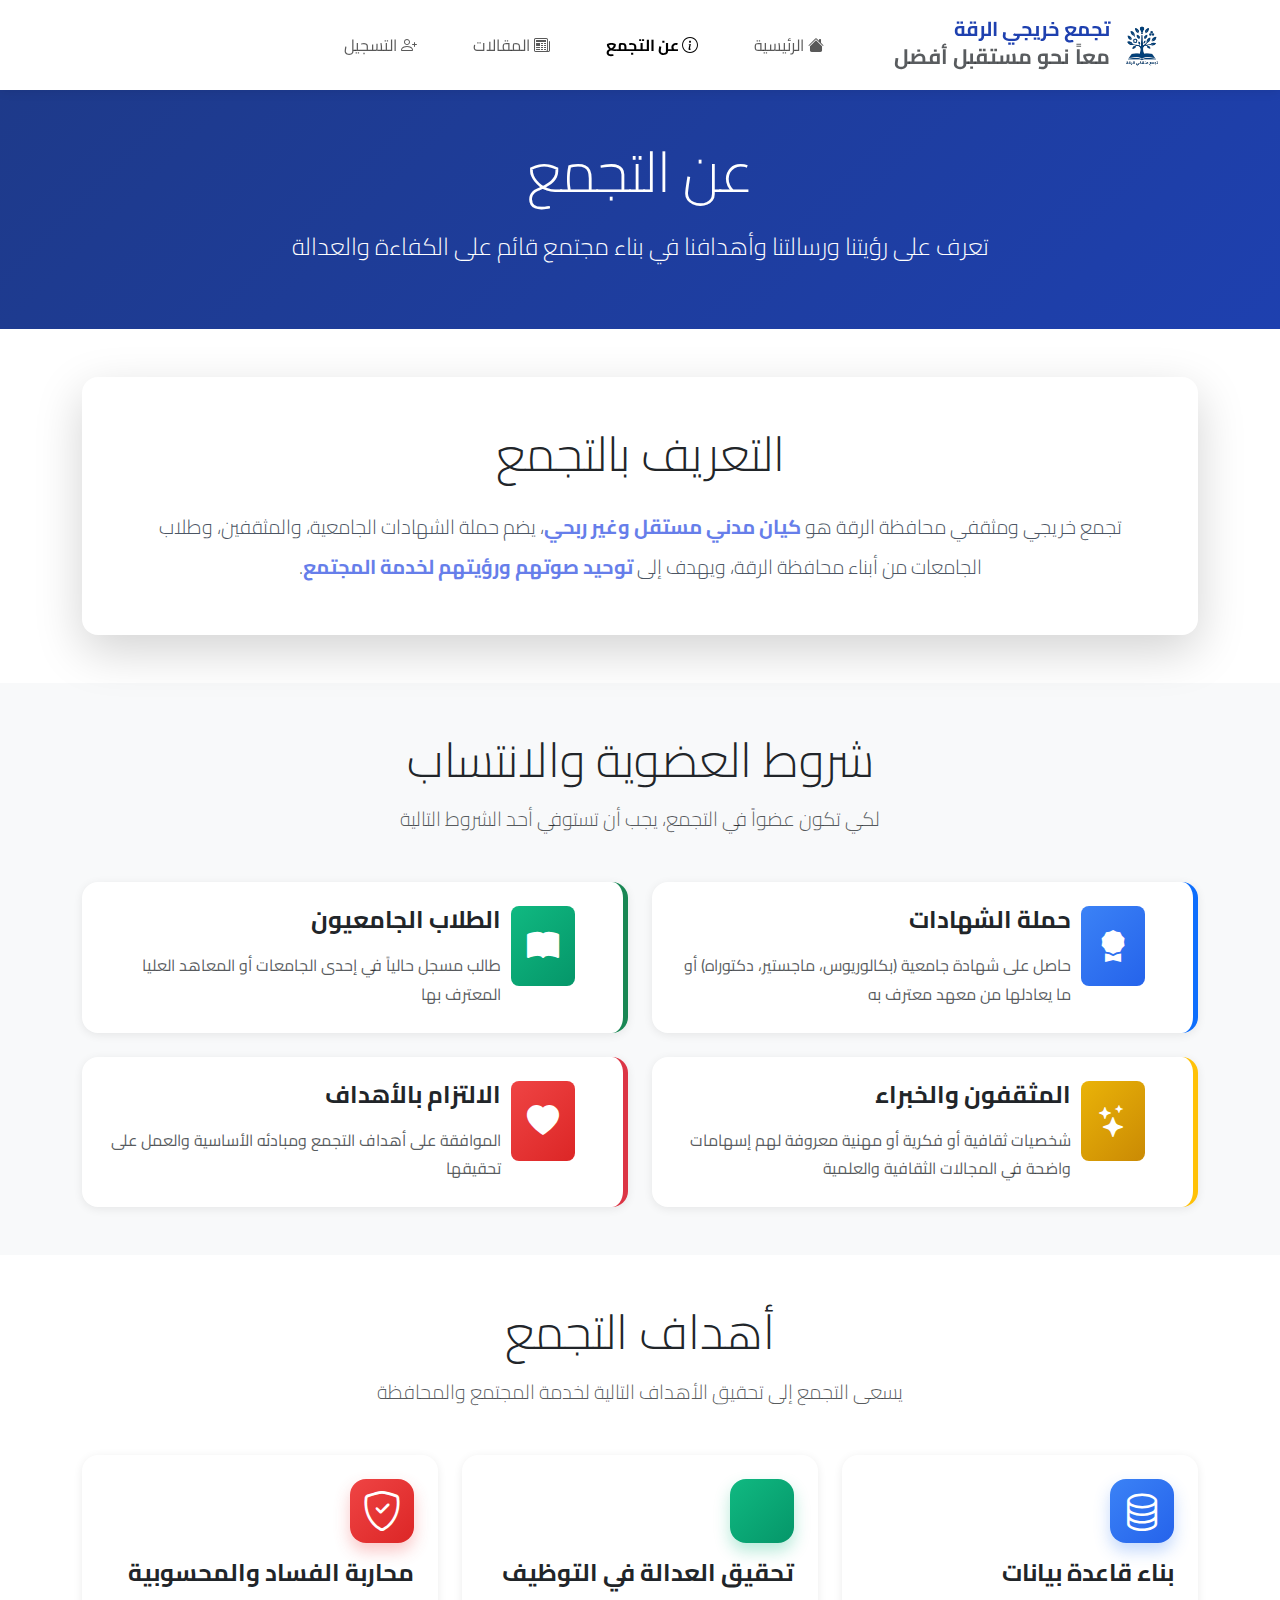
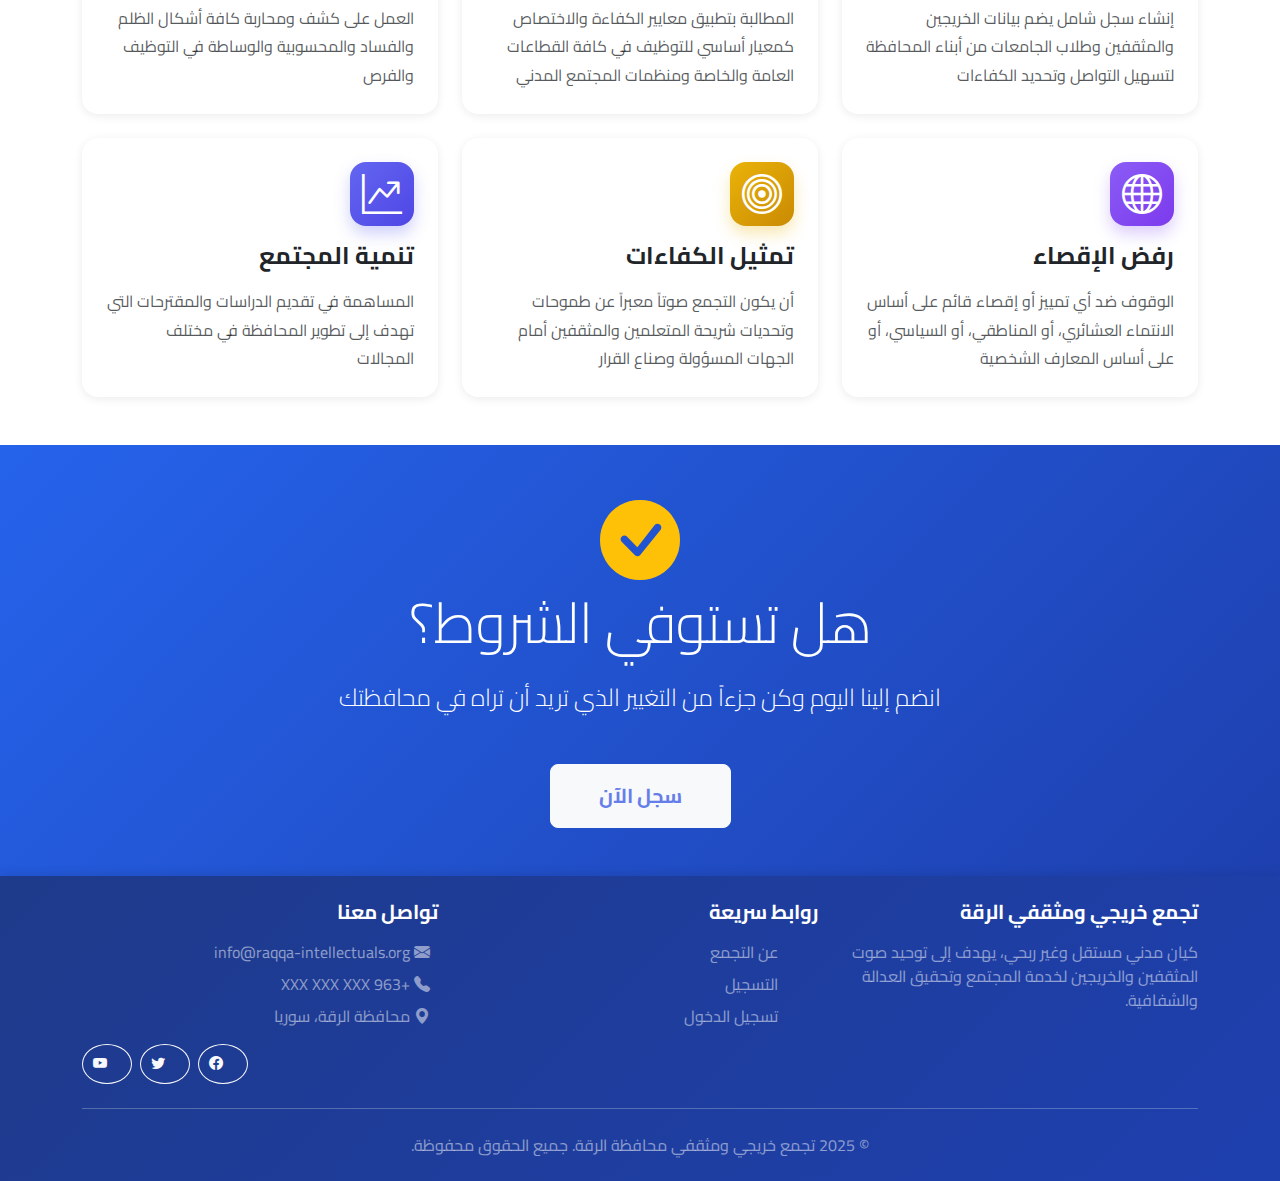
<file: about.html>
<!DOCTYPE html>
<html lang="ar" dir="rtl">
<head>
    <meta charset="UTF-8">
    <meta name="viewport" content="width=device-width, initial-scale=1.0">
    <title>تجمع خريجي الرقة - عن التجمع</title>
    <link rel="preconnect" href="https://fonts.googleapis.com">
    <link rel="preconnect" href="https://fonts.gstatic.com" crossorigin>
    <link href="https://fonts.googleapis.com/css2?family=Cairo:wght@300;400;600;700;900&family=Tajawal:wght@300;400;500;700;900&display=swap" rel="stylesheet">
    <link href="https://cdn.jsdelivr.net/npm/bootstrap@5.3.0/dist/css/bootstrap.min.css" rel="stylesheet">
    <link rel="stylesheet" href="https://cdn.jsdelivr.net/npm/bootstrap-icons@1.11.0/font/bootstrap-icons.css">
    <link rel="stylesheet" href="css/styles.css">
</head>
<body>
    <!-- Navigation -->
    <nav class="navbar navbar-expand-lg navbar-light bg-white shadow-sm sticky-top">
        <div class="container">
            <a class="navbar-brand d-flex align-items-center" href="index.html">
                <img src="public/assets/gathering-logo.png" alt="شعار التجمع" style="width: 64px; height: 64px; object-fit: contain;" class="me-2">
                <div class="d-none d-md-block">
                    <h1 class="h5 fw-bold mb-0" style="color: #1e40af;">تجمع خريجي الرقة</h1>
                    <p class="small text-muted mb-0">معاً نحو مستقبل أفضل</p>
                </div>
            </a>
            <button class="navbar-toggler" type="button" data-bs-toggle="collapse" data-bs-target="#navbarNav">
                <span class="navbar-toggler-icon"></span>
            </button>
            <div class="collapse navbar-collapse" id="navbarNav">
                <ul class="navbar-nav ms-auto">
                    <li class="nav-item">
                        <a class="nav-link px-3" href="index.html">
                            <i class="bi bi-house-fill me-1"></i> الرئيسية
                        </a>
                    </li>
                    <li class="nav-item">
                        <a class="nav-link active fw-bold px-3" href="about.html">
                            <i class="bi bi-info-circle me-1"></i> عن التجمع
                        </a>
                    </li>
                    <li class="nav-item">
                        <a class="nav-link px-3" href="articles.html">
                            <i class="bi bi-newspaper me-1"></i> المقالات
                        </a>
                    </li>
                    <li class="nav-item">
                        <a class="nav-link px-3" href="register.html">
                            <i class="bi bi-person-plus me-1"></i> التسجيل
                        </a>
                    </li>
                </ul>
            </div>
        </div>
    </nav>

    <!-- Hero Section -->
    <section class="py-5" style="background: linear-gradient(135deg, #1e3a8a 0%, #1e40af 100%);">
        <div class="container">
            <div class="text-center text-white">
                <h1 class="display-4 fw-black mb-4">عن التجمع</h1>
                <p class="lead fs-4">تعرف على رؤيتنا ورسالتنا وأهدافنا في بناء مجتمع قائم على الكفاءة والعدالة</p>
            </div>
        </div>
    </section>

    <!-- Definition Section -->
    <section class="py-5 bg-white">
        <div class="container">
            <div class="card shadow-lg border-0 rounded-4 p-5">
                <h2 class="display-5 fw-black text-center mb-4">التعريف بالتجمع</h2>
                <p class="lead text-center mb-0" style="line-height: 2; color: #4b5563;">
                    تجمع خريجي ومثقفي محافظة الرقة هو <span class="fw-bold text-primary">كيان مدني مستقل وغير ربحي</span>، 
                    يضم حملة الشهادات الجامعية، والمثقفين، وطلاب الجامعات من أبناء محافظة الرقة، 
                    ويهدف إلى <span class="fw-bold text-primary">توحيد صوتهم ورؤيتهم لخدمة المجتمع</span>.
                </p>
            </div>
        </div>
    </section>

    <!-- Membership Conditions -->
    <section class="py-5 bg-light">
        <div class="container">
            <div class="text-center mb-5">
                <h2 class="display-5 fw-black mb-3">شروط العضوية والانتساب</h2>
                <p class="lead text-muted">لكي تكون عضواً في التجمع، يجب أن تستوفي أحد الشروط التالية</p>
            </div>

            <div class="row g-4">
                <div class="col-md-6">
                    <div class="card h-100 shadow-sm border-0 border-end border-5 border-primary hover-lift">
                        <div class="card-body p-4">
                            <div class="d-flex align-items-start">
                                <div class="flex-shrink-0 me-4">
                                    <div class="icon-box rounded-3 p-3" style="background: linear-gradient(135deg, #3b82f6 0%, #2563eb 100%); transition: all 0.3s ease;">
                                        <i class="bi bi-award-fill text-white fs-2"></i>
                                    </div>
                                </div>
                                <div class="flex-grow-1" style="padding-right: 10px;">
                                    <h4 class="fw-bold mb-3">حملة الشهادات</h4>
                                    <p class="text-muted mb-0" style="line-height: 1.8;">حاصل على شهادة جامعية (بكالوريوس، ماجستير، دكتوراه) أو ما يعادلها من معهد معترف به</p>
                                </div>
                            </div>
                        </div>
                    </div>
                </div>
                <div class="col-md-6">
                    <div class="card h-100 shadow-sm border-0 border-end border-5 border-success hover-lift">
                        <div class="card-body p-4">
                            <div class="d-flex align-items-start">
                                <div class="flex-shrink-0 me-4">
                                    <div class="icon-box rounded-3 p-3" style="background: linear-gradient(135deg, #10b981 0%, #059669 100%); transition: all 0.3s ease;">
                                        <i class="bi bi-book-fill text-white fs-2"></i>
                                    </div>
                                </div>
                                <div class="flex-grow-1" style="padding-right: 10px;">
                                    <h4 class="fw-bold mb-3">الطلاب الجامعيون</h4>
                                    <p class="text-muted mb-0" style="line-height: 1.8;">طالب مسجل حالياً في إحدى الجامعات أو المعاهد العليا المعترف بها</p>
                                </div>
                            </div>
                        </div>
                    </div>
                </div>
                <div class="col-md-6">
                    <div class="card h-100 shadow-sm border-0 border-end border-5 border-warning hover-lift">
                        <div class="card-body p-4">
                            <div class="d-flex align-items-start">
                                <div class="flex-shrink-0 me-4">
                                    <div class="icon-box rounded-3 p-3" style="background: linear-gradient(135deg, #eab308 0%, #ca8a04 100%); transition: all 0.3s ease;">
                                        <i class="bi bi-stars text-white fs-2"></i>
                                    </div>
                                </div>
                                <div class="flex-grow-1" style="padding-right: 10px;">
                                    <h4 class="fw-bold mb-3">المثقفون والخبراء</h4>
                                    <p class="text-muted mb-0" style="line-height: 1.8;">شخصيات ثقافية أو فكرية أو مهنية معروفة لهم إسهامات واضحة في المجالات الثقافية والعلمية</p>
                                </div>
                            </div>
                        </div>
                    </div>
                </div>
                <div class="col-md-6">
                    <div class="card h-100 shadow-sm border-0 border-end border-5 border-danger hover-lift">
                        <div class="card-body p-4">
                            <div class="d-flex align-items-start">
                                <div class="flex-shrink-0 me-4">
                                    <div class="icon-box rounded-3 p-3" style="background: linear-gradient(135deg, #ef4444 0%, #dc2626 100%); transition: all 0.3s ease;">
                                        <i class="bi bi-heart-fill text-white fs-2"></i>
                                    </div>
                                </div>
                                <div class="flex-grow-1" style="padding-right: 10px;">
                                    <h4 class="fw-bold mb-3">الالتزام بالأهداف</h4>
                                    <p class="text-muted mb-0" style="line-height: 1.8;">الموافقة على أهداف التجمع ومبادئه الأساسية والعمل على تحقيقها</p>
                                </div>
                            </div>
                        </div>
                    </div>
                </div>
            </div>
        </div>
    </section>

    <!-- Goals Section -->
    <section class="py-5 bg-white">
        <div class="container">
            <div class="text-center mb-5">
                <h2 class="display-5 fw-black mb-3">أهداف التجمع</h2>
                <p class="lead text-muted">يسعى التجمع إلى تحقيق الأهداف التالية لخدمة المجتمع والمحافظة</p>
            </div>

            <div class="row g-4">
                <div class="col-md-6 col-lg-4">
                    <div class="card h-100 border-0 shadow-sm hover-lift">
                        <div class="card-body p-4 position-relative overflow-hidden">
                            <div class="gradient-overlay" style="background: linear-gradient(135deg, rgba(59, 130, 246, 0.05) 0%, rgba(37, 99, 235, 0.05) 100%);"></div>
                            <div class="content-wrapper position-relative">
                                <div class="mb-3" style="width: 64px; height: 64px; background: linear-gradient(135deg, #3b82f6, #2563eb); border-radius: 1rem; box-shadow: 0 8px 16px rgba(59, 130, 246, 0.3);">
                                    <i class="bi bi-database fs-1 text-white d-flex align-items-center justify-content-center h-100"></i>
                                </div>
                                <h4 class="fw-bold mb-3">بناء قاعدة بيانات</h4>
                                <p class="text-muted mb-0" style="line-height: 1.8;">إنشاء سجل شامل يضم بيانات الخريجين والمثقفين وطلاب الجامعات من أبناء المحافظة لتسهيل التواصل وتحديد الكفاءات</p>
                            </div>
                        </div>
                    </div>
                </div>
                <div class="col-md-6 col-lg-4">
                    <div class="card h-100 border-0 shadow-sm hover-lift">
                        <div class="card-body p-4 position-relative overflow-hidden">
                            <div class="gradient-overlay" style="background: linear-gradient(135deg, rgba(16, 185, 129, 0.05) 0%, rgba(5, 150, 105, 0.05) 100%);"></div>
                            <div class="content-wrapper position-relative">
                                <div class="mb-3" style="width: 64px; height: 64px; background: linear-gradient(135deg, #10b981, #059669); border-radius: 1rem; box-shadow: 0 8px 16px rgba(16, 185, 129, 0.3);">
                                    <i class="bi bi-balance-scale fs-1 text-white d-flex align-items-center justify-content-center h-100"></i>
                                </div>
                                <h4 class="fw-bold mb-3">تحقيق العدالة في التوظيف</h4>
                                <p class="text-muted mb-0" style="line-height: 1.8;">المطالبة بتطبيق معايير الكفاءة والاختصاص كمعيار أساسي للتوظيف في كافة القطاعات العامة والخاصة ومنظمات المجتمع المدني</p>
                            </div>
                        </div>
                    </div>
                </div>
                <div class="col-md-6 col-lg-4">
                    <div class="card h-100 border-0 shadow-sm hover-lift">
                        <div class="card-body p-4 position-relative overflow-hidden">
                            <div class="gradient-overlay" style="background: linear-gradient(135deg, rgba(239, 68, 68, 0.05) 0%, rgba(220, 38, 38, 0.05) 100%);"></div>
                            <div class="content-wrapper position-relative">
                                <div class="mb-3" style="width: 64px; height: 64px; background: linear-gradient(135deg, #ef4444, #dc2626); border-radius: 1rem; box-shadow: 0 8px 16px rgba(239, 68, 68, 0.3);">
                                    <i class="bi bi-shield-check fs-1 text-white d-flex align-items-center justify-content-center h-100"></i>
                                </div>
                                <h4 class="fw-bold mb-3">محاربة الفساد والمحسوبية</h4>
                                <p class="text-muted mb-0" style="line-height: 1.8;">العمل على كشف ومحاربة كافة أشكال الظلم والفساد والمحسوبية والوساطة في التوظيف والفرص</p>
                            </div>
                        </div>
                    </div>
                </div>
                <div class="col-md-6 col-lg-4">
                    <div class="card h-100 border-0 shadow-sm hover-lift">
                        <div class="card-body p-4 position-relative overflow-hidden">
                            <div class="gradient-overlay" style="background: linear-gradient(135deg, rgba(139, 92, 246, 0.05) 0%, rgba(124, 58, 237, 0.05) 100%);"></div>
                            <div class="content-wrapper position-relative">
                                <div class="mb-3" style="width: 64px; height: 64px; background: linear-gradient(135deg, #8b5cf6, #7c3aed); border-radius: 1rem; box-shadow: 0 8px 16px rgba(139, 92, 246, 0.3);">
                                    <i class="bi bi-globe fs-1 text-white d-flex align-items-center justify-content-center h-100"></i>
                                </div>
                                <h4 class="fw-bold mb-3">رفض الإقصاء</h4>
                                <p class="text-muted mb-0" style="line-height: 1.8;">الوقوف ضد أي تمييز أو إقصاء قائم على أساس الانتماء العشائري، أو المناطقي، أو السياسي، أو على أساس المعارف الشخصية</p>
                            </div>
                        </div>
                    </div>
                </div>
                <div class="col-md-6 col-lg-4">
                    <div class="card h-100 border-0 shadow-sm hover-lift">
                        <div class="card-body p-4 position-relative overflow-hidden">
                            <div class="gradient-overlay" style="background: linear-gradient(135deg, rgba(234, 179, 8, 0.05) 0%, rgba(202, 138, 4, 0.05) 100%);"></div>
                            <div class="content-wrapper position-relative">
                                <div class="mb-3" style="width: 64px; height: 64px; background: linear-gradient(135deg, #eab308, #ca8a04); border-radius: 1rem; box-shadow: 0 8px 16px rgba(234, 179, 8, 0.3);">
                                    <i class="bi bi-bullseye fs-1 text-white d-flex align-items-center justify-content-center h-100"></i>
                                </div>
                                <h4 class="fw-bold mb-3">تمثيل الكفاءات</h4>
                                <p class="text-muted mb-0" style="line-height: 1.8;">أن يكون التجمع صوتاً معبراً عن طموحات وتحديات شريحة المتعلمين والمثقفين أمام الجهات المسؤولة وصناع القرار</p>
                            </div>
                        </div>
                    </div>
                </div>
                <div class="col-md-6 col-lg-4">
                    <div class="card h-100 border-0 shadow-sm hover-lift">
                        <div class="card-body p-4 position-relative overflow-hidden">
                            <div class="gradient-overlay" style="background: linear-gradient(135deg, rgba(99, 102, 241, 0.05) 0%, rgba(79, 70, 229, 0.05) 100%);"></div>
                            <div class="content-wrapper position-relative">
                                <div class="mb-3" style="width: 64px; height: 64px; background: linear-gradient(135deg, #6366f1, #4f46e5); border-radius: 1rem; box-shadow: 0 8px 16px rgba(99, 102, 241, 0.3);">
                                    <i class="bi bi-graph-up-arrow fs-1 text-white d-flex align-items-center justify-content-center h-100"></i>
                                </div>
                                <h4 class="fw-bold mb-3">تنمية المجتمع</h4>
                                <p class="text-muted mb-0" style="line-height: 1.8;">المساهمة في تقديم الدراسات والمقترحات التي تهدف إلى تطوير المحافظة في مختلف المجالات</p>
                            </div>
                        </div>
                    </div>
                </div>
            </div>
        </div>
    </section>

    <!-- CTA Section -->
    <section class="py-5" style="background: linear-gradient(135deg, #2563eb 0%, #1e40af 100%);">
        <div class="container">
            <div class="text-center text-white">
                <i class="bi bi-check-circle-fill display-1 text-warning mb-4"></i>
                <h2 class="display-4 fw-black mb-4">هل تستوفي الشروط؟</h2>
                <p class="lead mb-5 fs-4">
                    انضم إلينا اليوم وكن جزءاً من التغيير الذي تريد أن تراه في محافظتك
                </p>
                <a href="register.html" class="btn btn-light btn-lg px-5 py-3 fw-bold fs-5 text-primary">
                    سجل الآن
                </a>
            </div>
        </div>
    </section>

    <!-- Footer -->
    <footer class="text-white text-center py-4" style="background: linear-gradient(135deg, #1e3a8a 0%, #1e40af 100%);">
        <div class="container">
            <div class="row g-4 text-end">
                <div class="col-md-4">
                    <h5 class="fw-bold mb-3">تجمع خريجي ومثقفي الرقة</h5>
                    <p class="text-white-50">
                        كيان مدني مستقل وغير ربحي، يهدف إلى توحيد صوت المثقفين والخريجين
                        لخدمة المجتمع وتحقيق العدالة والشفافية.
                    </p>
                </div>
                <div class="col-md-4">
                    <h5 class="fw-bold mb-3">روابط سريعة</h5>
                    <ul class="list-unstyled">
                        <li class="mb-2"><a href="about.html" class="text-white-50 text-decoration-none">عن التجمع</a></li>
                        <li class="mb-2"><a href="register.html" class="text-white-50 text-decoration-none">التسجيل</a></li>
                        <li class="mb-2"><a href="admin-login.html" class="text-white-50 text-decoration-none">تسجيل الدخول</a></li>
                    </ul>
                </div>
                <div class="col-md-4">
                    <h5 class="fw-bold mb-3">تواصل معنا</h5>
                    <div class="text-white-50 text-end">
                        <p class="mb-2"><i class="bi bi-envelope-fill me-2"></i> info@raqqa-intellectuals.org</p>
                        <p class="mb-2"><i class="bi bi-telephone-fill me-2"></i> +963 XXX XXX XXX</p>
                        <p class="mb-2"><i class="bi bi-geo-alt-fill me-2"></i> محافظة الرقة، سوريا</p>
                    </div>
                    <div class="d-flex gap-2 justify-content-end mt-3">
                        <a href="#" class="btn btn-outline-light btn-sm rounded-circle" style="width: 40px; height: 40px;">
                            <i class="bi bi-facebook"></i>
                        </a>
                        <a href="#" class="btn btn-outline-light btn-sm rounded-circle" style="width: 40px; height: 40px;">
                            <i class="bi bi-twitter"></i>
                        </a>
                        <a href="#" class="btn btn-outline-light btn-sm rounded-circle" style="width: 40px; height: 40px;">
                            <i class="bi bi-youtube"></i>
                        </a>
                    </div>
                </div>
            </div>
            <hr class="my-4 border-white opacity-25">
            <p class="mb-0 text-white-50">© 2025 تجمع خريجي ومثقفي محافظة الرقة. جميع الحقوق محفوظة.</p>
        </div>
    </footer>

    <script src="https://cdn.jsdelivr.net/npm/bootstrap@5.3.0/dist/js/bootstrap.bundle.min.js"></script>
</body>
</html>
</file>
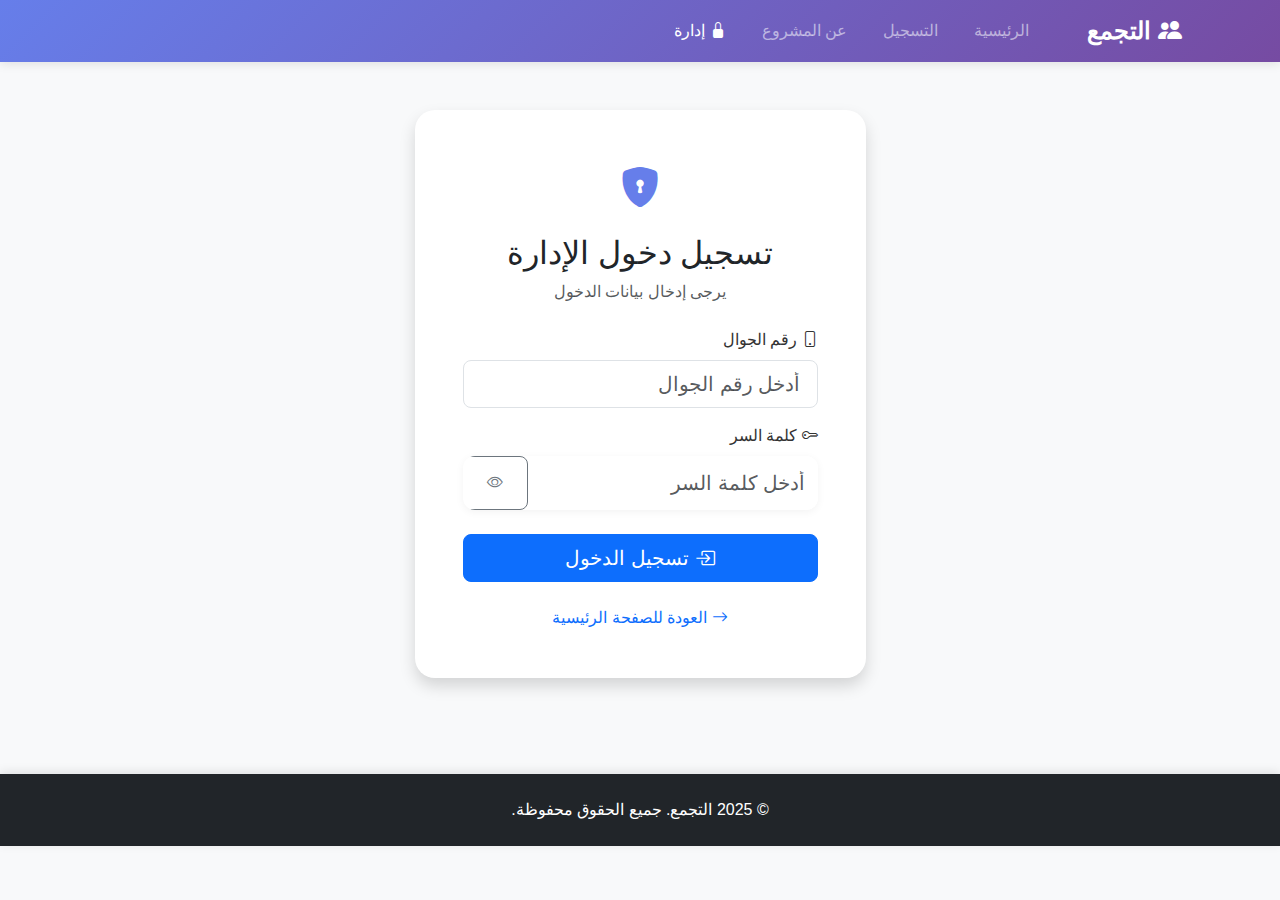
<file: admin-login.html>
<!DOCTYPE html>
<html lang="ar" dir="rtl">
<head>
    <meta charset="UTF-8">
    <meta name="viewport" content="width=device-width, initial-scale=1.0">
    <title>التجمع - تسجيل دخول الإدارة</title>
    <link href="https://cdn.jsdelivr.net/npm/bootstrap@5.3.0/dist/css/bootstrap.min.css" rel="stylesheet">
    <link rel="stylesheet" href="https://cdn.jsdelivr.net/npm/bootstrap-icons@1.11.0/font/bootstrap-icons.css">
    <link rel="stylesheet" href="css/styles.css">
</head>
<body class="bg-light">
    <!-- Navigation -->
    <nav class="navbar navbar-expand-lg navbar-dark bg-primary">
        <div class="container">
            <a class="navbar-brand" href="index.html">
                <i class="bi bi-people-fill"></i> التجمع
            </a>
            <button class="navbar-toggler" type="button" data-bs-toggle="collapse" data-bs-target="#navbarNav">
                <span class="navbar-toggler-icon"></span>
            </button>
            <div class="collapse navbar-collapse" id="navbarNav">
                <ul class="navbar-nav ms-auto">
                    <li class="nav-item">
                        <a class="nav-link" href="index.html">الرئيسية</a>
                    </li>
                    <li class="nav-item">
                        <a class="nav-link" href="register.html">التسجيل</a>
                    </li>
                    <li class="nav-item">
                        <a class="nav-link" href="about.html">عن المشروع</a>
                    </li>
                    <li class="nav-item">
                        <a class="nav-link active" href="admin-login.html">
                            <i class="bi bi-lock-fill"></i> إدارة
                        </a>
                    </li>
                </ul>
            </div>
        </div>
    </nav>

    <!-- Login Form -->
    <section class="login-section py-5">
        <div class="container">
            <div class="row justify-content-center">
                <div class="col-md-5">
                    <div class="card shadow">
                        <div class="card-body p-5">
                            <div class="text-center mb-4">
                                <i class="bi bi-shield-lock-fill fs-1 text-primary"></i>
                                <h2 class="mt-3">تسجيل دخول الإدارة</h2>
                                <p class="text-muted">يرجى إدخال بيانات الدخول</p>
                            </div>

                            <!-- Alert Messages -->
                            <div id="alertContainer"></div>

                            <form id="loginForm">
                                <div class="mb-3">
                                    <label for="phoneNumber" class="form-label">
                                        <i class="bi bi-phone"></i> رقم الجوال
                                    </label>
                                    <input 
                                        type="text" 
                                        class="form-control form-control-lg" 
                                        id="phoneNumber" 
                                        placeholder="أدخل رقم الجوال"
                                        required
                                        autocomplete="off"
                                    >
                                </div>

                                <div class="mb-4">
                                    <label for="password" class="form-label">
                                        <i class="bi bi-key"></i> كلمة السر
                                    </label>
                                    <div class="input-group">
                                        <input 
                                            type="password" 
                                            class="form-control form-control-lg" 
                                            id="password" 
                                            placeholder="أدخل كلمة السر"
                                            required
                                            autocomplete="off"
                                        >
                                        <button class="btn btn-outline-secondary" type="button" id="togglePassword">
                                            <i class="bi bi-eye" id="toggleIcon"></i>
                                        </button>
                                    </div>
                                </div>

                                <div class="d-grid">
                                    <button type="submit" class="btn btn-primary btn-lg" id="loginBtn">
                                        <i class="bi bi-box-arrow-in-right"></i> تسجيل الدخول
                                    </button>
                                </div>
                            </form>

                            <div class="text-center mt-4">
                                <a href="index.html" class="text-decoration-none">
                                    <i class="bi bi-arrow-right"></i> العودة للصفحة الرئيسية
                                </a>
                            </div>
                        </div>
                    </div>
                </div>
            </div>
        </div>
    </section>

    <!-- Footer -->
    <footer class="bg-dark text-white text-center py-4 mt-5">
        <div class="container">
            <p class="mb-0">&copy; 2025 التجمع. جميع الحقوق محفوظة.</p>
        </div>
    </footer>

    <script src="https://cdn.jsdelivr.net/npm/bootstrap@5.3.0/dist/js/bootstrap.bundle.min.js"></script>
    <script src="js/auth.js"></script>
</body>
</html>
</file>
<file: css/styles.css>
/* Custom Styles for Gathering Project */

/* إعدادات عامة للاتجاه من اليمين لليسار */
* {
    font-family: 'Cairo', 'Tajawal', sans-serif;
}

body {
    font-family: 'Cairo', 'Tajawal', sans-serif;
    direction: rtl;
    text-align: right;
    margin: 0;
    padding: 0;
}

/* Custom Scrollbar */
::-webkit-scrollbar {
    width: 10px;
}

::-webkit-scrollbar-track {
    background: #f1f1f1;
}

::-webkit-scrollbar-thumb {
    background: #3b82f6;
    border-radius: 5px;
}

::-webkit-scrollbar-thumb:hover {
    background: #2563eb;
}

/* تحسين الأزرار */
.btn {
    border-radius: 8px;
    padding: 0.5rem 1.5rem;
    font-weight: 500;
    transition: all 0.3s ease;
}

.btn:hover {
    transform: translateY(-2px);
    box-shadow: 0 4px 8px rgba(0, 0, 0, 0.1);
}

/* البطاقات */
.card {
    border-radius: 16px;
    border: none;
    transition: all 0.4s cubic-bezier(0.4, 0, 0.2, 1);
    background: white;
}

.hover-lift {
    transition: all 0.4s cubic-bezier(0.4, 0, 0.2, 1);
}

.hover-lift:hover {
    transform: translateY(-12px);
    box-shadow: 0 20px 40px rgba(0, 0, 0, 0.15) !important;
}

.gradient-overlay {
    position: absolute;
    top: 0;
    left: 0;
    right: 0;
    bottom: 0;
    border-radius: 16px;
    opacity: 0;
    transition: opacity 0.4s ease;
}

.hover-lift:hover .gradient-overlay {
    opacity: 1;
}

.icon-wrapper {
    transition: all 0.4s cubic-bezier(0.4, 0, 0.2, 1);
}

.hover-lift:hover .icon-wrapper {
    transform: scale(1.1) rotate(5deg);
}

.content-wrapper {
    z-index: 1;
}

/* Hero Section */
.hero-section {
    background: linear-gradient(135deg, #1e3a8a 0%, #1e40af 50%, #1e3a8a 100%);
    color: white;
    min-height: 500px;
    display: flex;
    align-items: center;
    position: relative;
    overflow: hidden;
}

.hero-section::before {
    content: '';
    position: absolute;
    width: 400px;
    height: 400px;
    background: rgba(59, 130, 246, 0.2);
    border-radius: 50%;
    top: -100px;
    right: -100px;
    animation: pulse 3s ease-in-out infinite;
}

.hero-section::after {
    content: '';
    position: absolute;
    width: 400px;
    height: 400px;
    background: rgba(37, 99, 235, 0.2);
    border-radius: 50%;
    bottom: -100px;
    left: -100px;
    animation: pulse 3s ease-in-out infinite 1s;
}

@keyframes pulse {
    0%, 100% { transform: scale(1); opacity: 0.2; }
    50% { transform: scale(1.1); opacity: 0.3; }
}

.hero-section h1 {
    color: white;
    position: relative;
    z-index: 1;
}

.hero-section .lead {
    color: rgba(255, 255, 255, 0.85);
    position: relative;
    z-index: 1;
}

.hero-section .badge {
    position: relative;
    z-index: 1;
}

.hero-section .btn {
    position: relative;
    z-index: 1;
}

/* أيقونات المميزات */
.feature-icon {
    width: 80px;
    height: 80px;
    margin: 0 auto;
    display: flex;
    align-items: center;
    justify-content: center;
    background: rgba(13, 110, 253, 0.1);
    border-radius: 50%;
}

/* حركة الأيقونات عند الهوفر */
.icon-box {
    transition: all 0.4s cubic-bezier(0.4, 0, 0.2, 1);
    position: relative;
    overflow: hidden;
}

.icon-box::before {
    content: '';
    position: absolute;
    top: 50%;
    left: 50%;
    width: 0;
    height: 0;
    border-radius: 50%;
    background: rgba(255, 255, 255, 0.2);
    transform: translate(-50%, -50%);
    transition: width 0.6s ease, height 0.6s ease;
}

.hover-lift:hover .icon-box {
    transform: scale(1.15) rotate(-5deg);
    box-shadow: 0 10px 25px rgba(0, 0, 0, 0.2);
}

.hover-lift:hover .icon-box::before {
    width: 100%;
    height: 100%;
}

.icon-box i {
    transition: all 0.3s ease;
    position: relative;
    z-index: 1;
}

.hover-lift:hover .icon-box i {
    transform: scale(1.1);
}

/* بطاقات الأعضاء */
.member-card {
    transition: all 0.3s ease;
    cursor: pointer;
}

.member-card:hover {
    transform: translateY(-10px);
    box-shadow: 0 10px 25px rgba(0, 0, 0, 0.15);
}

.member-avatar {
    font-weight: bold;
    box-shadow: 0 4px 10px rgba(0, 0, 0, 0.1);
}

.member-info {
    font-size: 0.9rem;
}

.member-info i {
    margin-left: 8px;
    width: 20px;
}

/* قسم الإحصائيات */
.stats-section .stat-card {
    transition: all 0.3s ease;
}

.stats-section .stat-card:hover {
    transform: scale(1.05);
}

/* صفحة تسجيل الدخول */
.login-section {
    min-height: calc(100vh - 250px);
    display: flex;
    align-items: center;
}

.login-section .card {
    border-radius: 20px;
    overflow: hidden;
}

/* لوحة التحكم */
.sidebar {
    position: sticky;
    top: 20px;
}

.list-group-item {
    border: none;
    border-radius: 8px !important;
    margin-bottom: 5px;
    transition: all 0.3s ease;
}

.list-group-item:hover {
    background-color: #f8f9fa;
    padding-right: 20px;
}

.list-group-item.active {
    background-color: #0d6efd;
    color: white;
}

.list-group-item i {
    margin-left: 10px;
    width: 20px;
}

/* الجدول */
.table {
    border-radius: 12px;
    overflow: hidden;
}

.table thead {
    background-color: #f8f9fa;
}

.table tbody tr {
    transition: background-color 0.2s ease;
}

.table tbody tr:hover {
    background-color: #f8f9fa;
}

/* الأزرار في الجدول */
.btn-group-sm > .btn {
    padding: 0.25rem 0.5rem;
    font-size: 0.875rem;
}

/* الشارات */
.badge {
    padding: 0.5rem 0.8rem;
    font-weight: 500;
    border-radius: 20px;
}

/* الـ Navbar */
.navbar {
    box-shadow: 0 2px 10px rgba(0, 0, 0, 0.1);
}

.navbar-brand {
    font-size: 1.5rem;
    font-weight: bold;
}

.nav-link {
    margin: 0 10px;
    transition: all 0.3s ease;
}

.nav-link:hover {
    transform: translateY(-2px);
}

/* Footer */
footer {
    box-shadow: 0 -2px 10px rgba(0, 0, 0, 0.1);
}

/* رسائل التنبيه */
.alert {
    border-radius: 12px;
    border: none;
}

/* الأقسام المحتوى */
.content-section {
    animation: fadeIn 0.5s ease;
}

@keyframes fadeIn {
    from {
        opacity: 0;
        transform: translateY(20px);
    }
    to {
        opacity: 1;
        transform: translateY(0);
    }
}

/* صفحة الأعضاء */
.page-header {
    border-bottom: 3px solid #0d6efd;
}

.page-header h1 {
    font-weight: bold;
    color: #333;
}

/* تحسين البحث */
.input-group {
    box-shadow: 0 2px 8px rgba(0, 0, 0, 0.05);
    border-radius: 12px;
    overflow: hidden;
}

.input-group .form-control {
    border: none;
    padding: 0.75rem;
}

.input-group-text {
    background-color: white;
    border: none;
}

/* Spinner التحميل */
.spinner-border {
    width: 3rem;
    height: 3rem;
}

/* تقنيات صفحة About */
.tech-item {
    transition: all 0.3s ease;
}

.tech-item:hover {
    transform: translateX(-5px);
    box-shadow: 0 4px 10px rgba(0, 0, 0, 0.1);
}

.tech-item h5 {
    color: #333;
    font-size: 1rem;
    margin-bottom: 5px;
}

/* التحسينات للموبايل */
@media (max-width: 768px) {
    .hero-section {
        min-height: 300px;
    }
    
    .hero-section h1 {
        font-size: 2rem;
    }
    
    .member-avatar {
        width: 60px !important;
        height: 60px !important;
        font-size: 1.5rem !important;
    }
    
    .table {
        font-size: 0.85rem;
    }
    
    .btn-group-sm > .btn {
        padding: 0.2rem 0.4rem;
        font-size: 0.75rem;
    }
}

/* تحسين النماذج */
.form-label {
    font-weight: 500;
    color: #333;
    margin-bottom: 0.5rem;
}

.form-control:focus,
.form-select:focus {
    border-color: #0d6efd;
    box-shadow: 0 0 0 0.25rem rgba(13, 110, 253, 0.15);
}

/* الـ Modal */
.modal-content {
    border-radius: 20px;
    border: none;
}

.modal-header {
    background-color: #f8f9fa;
    border-bottom: none;
    border-radius: 20px 20px 0 0;
}

.modal-footer {
    border-top: none;
}

/* تحسينات إضافية */
.shadow-sm {
    box-shadow: 0 2px 10px rgba(0, 0, 0, 0.08) !important;
}

/* الرسوم المتحركة */
.animate-up {
    animation: slideUp 0.6s ease;
}

@keyframes slideUp {
    from {
        opacity: 0;
        transform: translateY(30px);
    }
    to {
        opacity: 1;
        transform: translateY(0);
    }
}

/* تحسين المساحات */
section {
    padding: 3rem 0;
}

/* ألوان مخصصة */
.bg-primary {
    background: linear-gradient(135deg, #667eea 0%, #764ba2 100%) !important;
}

.text-primary {
    color: #667eea !important;
}

/* إضافات للأداء */
* {
    -webkit-font-smoothing: antialiased;
    -moz-osx-font-smoothing: grayscale;
}

img {
    max-width: 100%;
    height: auto;
}
</file>
